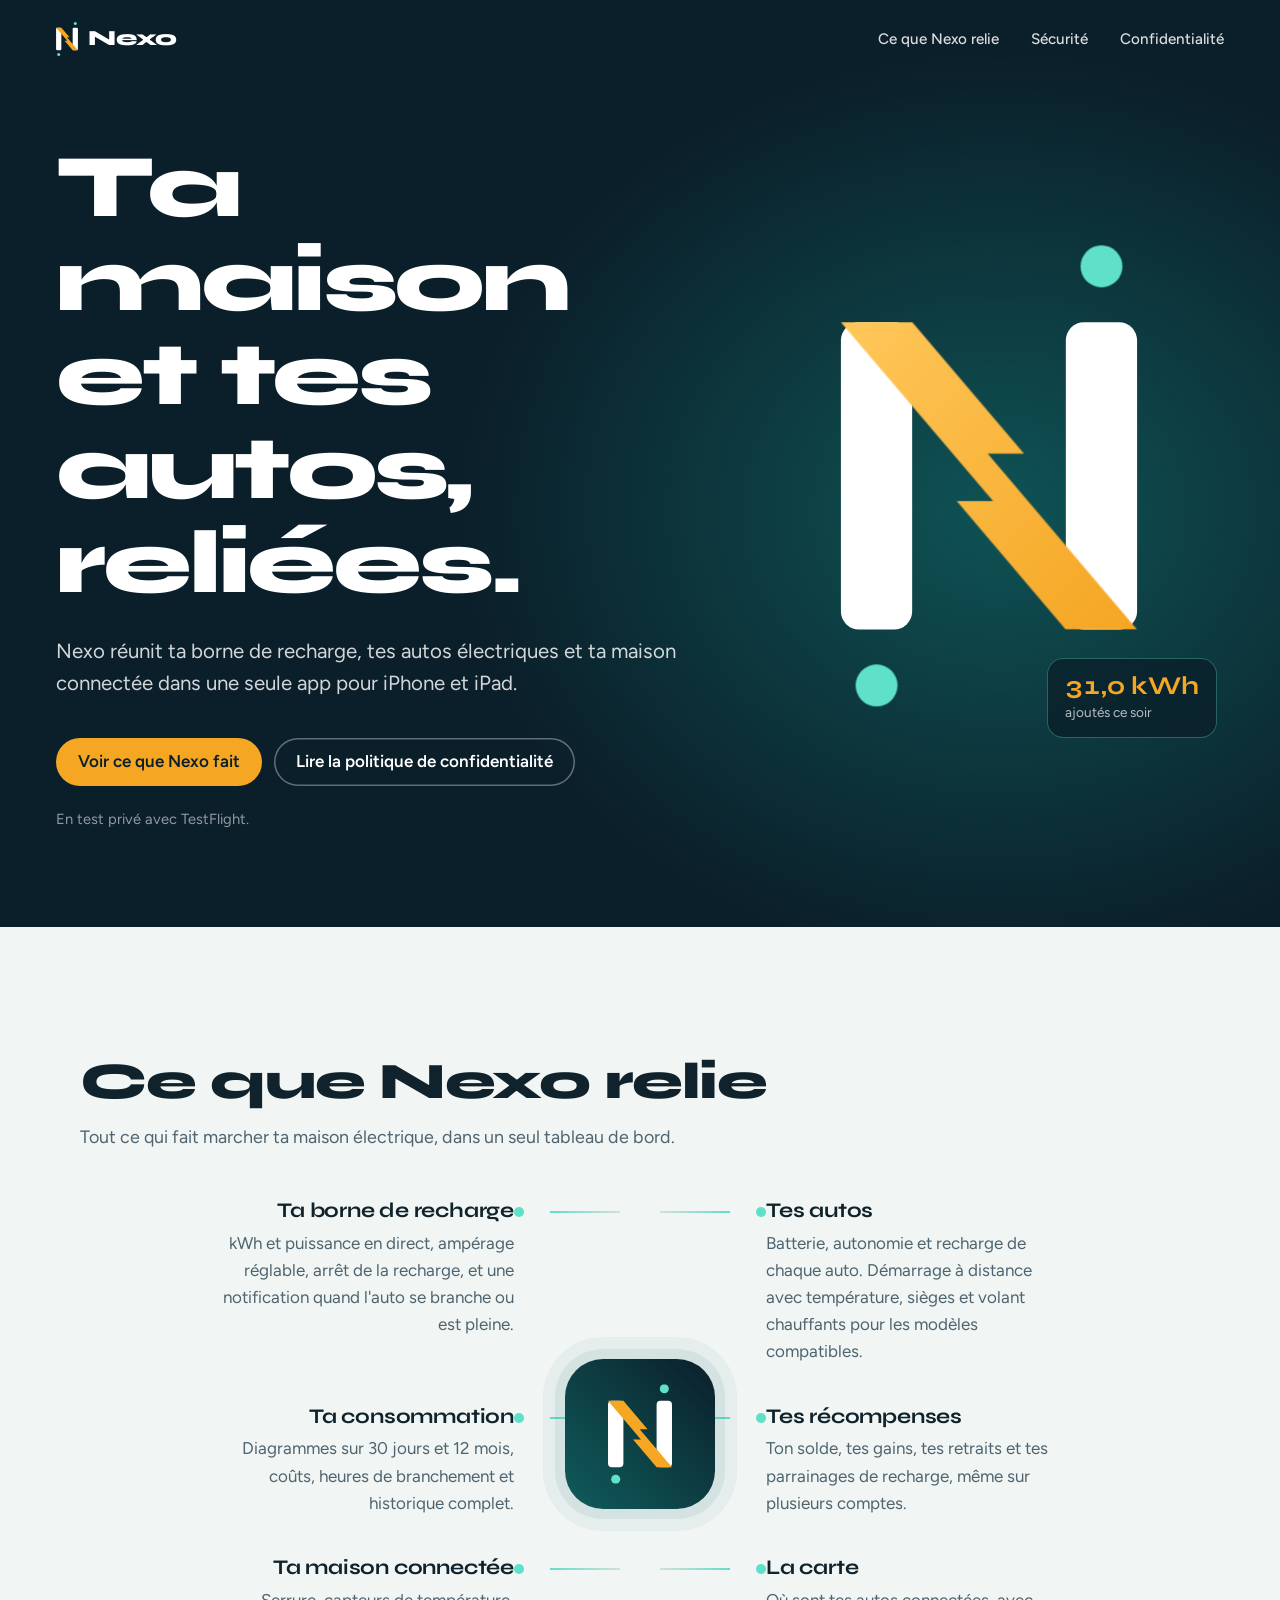
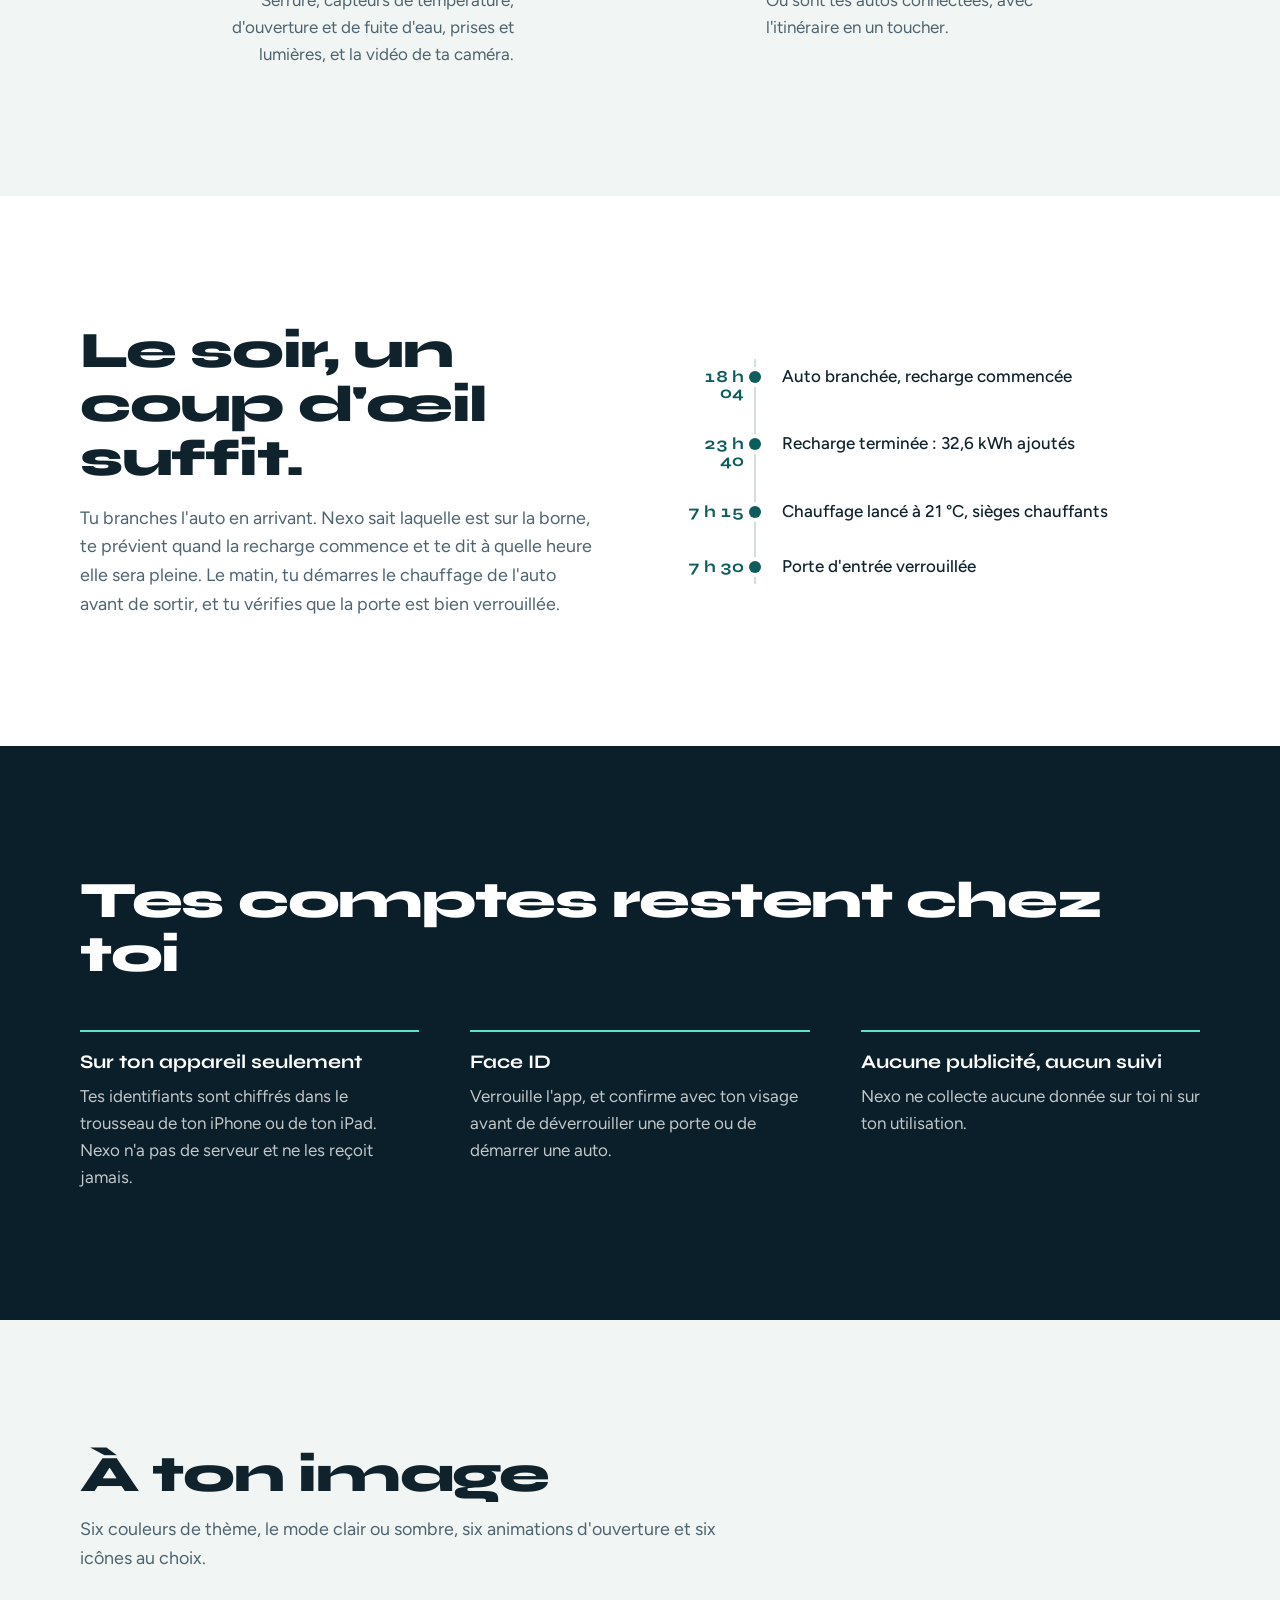
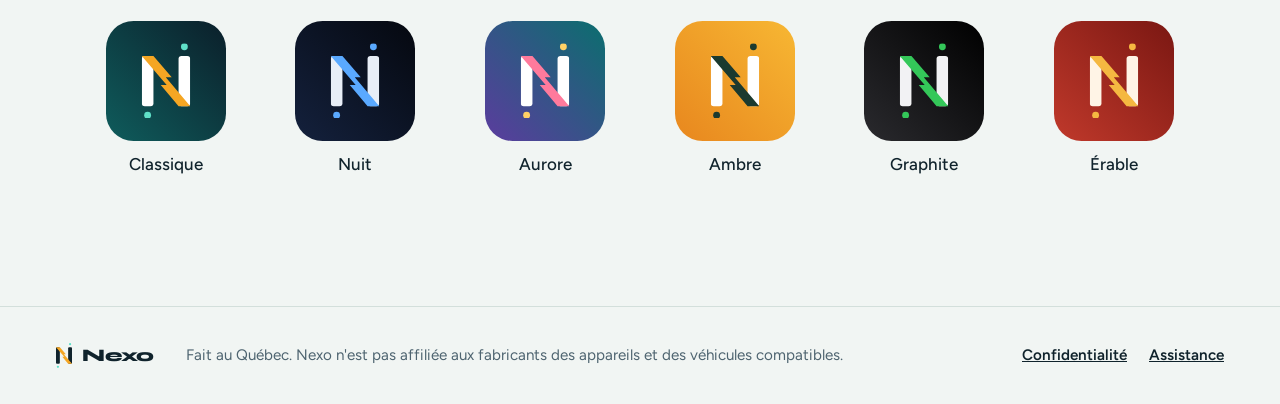
<file: index.html>
<!doctype html>
<html lang="fr-CA">
<head>
<meta charset="utf-8">
<meta name="viewport" content="width=device-width, initial-scale=1">
<title>Nexo — ta maison et tes autos, reliées</title>
<meta name="description" content="Nexo réunit ta borne de recharge, tes autos électriques et ta maison connectée dans une seule app pour iPhone et iPad.">
<meta name="theme-color" content="#0B1F2A">
<link rel="icon" href="logo.svg" type="image/svg+xml">
<link rel="preconnect" href="https://fonts.googleapis.com">
<link rel="preconnect" href="https://fonts.gstatic.com" crossorigin>
<link href="https://fonts.googleapis.com/css2?family=Syne:wght@600;700;800&family=Figtree:wght@400;500;600&display=swap" rel="stylesheet">
<link rel="stylesheet" href="style.css">
</head>
<body>

<header class="top">
  <a class="brand" href="./" aria-label="Nexo, accueil">
    <svg class="mark" viewBox="0 0 424 660" aria-hidden="true"><use href="#nexo-mark"/></svg>
    <span>Nexo</span>
  </a>
  <nav aria-label="Navigation principale">
    <a href="#relie">Ce que Nexo relie</a>
    <a href="#securite">Sécurité</a>
    <a href="confidentialite.html">Confidentialité</a>
  </nav>
</header>

<main>
  <!-- Héros : le logo se « recharge » une fois à l'ouverture -->
  <section class="hero">
    <div class="hero-text">
      <h1>Ta maison et tes autos, reliées.</h1>
      <p class="lede">Nexo réunit ta borne de recharge, tes autos électriques et ta maison connectée dans une seule app pour iPhone et iPad.</p>
      <div class="hero-actions">
        <a class="button primary" href="#relie">Voir ce que Nexo fait</a>
        <a class="button ghost" href="confidentialite.html">Lire la politique de confidentialité</a>
      </div>
      <p class="note">En test privé avec TestFlight.</p>
    </div>

    <div class="hero-visual" aria-hidden="true">
      <svg class="charge-mark" viewBox="240 150 544 740">
        <defs>
          <linearGradient id="fill" x1="0" y1="0" x2="1" y2="1">
            <stop offset="0" stop-color="#FFC75A"/>
            <stop offset="1" stop-color="#F5A623"/>
          </linearGradient>
          <clipPath id="bolt-clip">
            <polygon points="300,292 402,292 562,480 510,480 724,732 622,732 466,548 518,548"/>
          </clipPath>
        </defs>
        <rect x="300" y="292" width="102" height="440" rx="26" class="bar"/>
        <rect x="622" y="292" width="102" height="440" rx="26" class="bar"/>
        <polygon class="bolt-empty" points="300,292 402,292 562,480 510,480 724,732 622,732 466,548 518,548"/>
        <g clip-path="url(#bolt-clip)">
          <rect class="bolt-fill" x="300" y="292" width="424" height="440" fill="url(#fill)"/>
        </g>
        <circle class="dot dot-a" cx="351" cy="812" r="30"/>
        <circle class="dot dot-b" cx="673" cy="212" r="30"/>
      </svg>
      <div class="readout">
        <span class="readout-value"><span id="kwh">0,0</span> kWh</span>
        <span class="readout-label">ajoutés ce soir</span>
      </div>
    </div>
  </section>

  <!-- Ce que Nexo relie : un schéma, pas une grille de cartes -->
  <section class="links" id="relie">
    <div class="section-head">
      <h2>Ce que Nexo relie</h2>
      <p>Tout ce qui fait marcher ta maison électrique, dans un seul tableau de bord.</p>
    </div>

    <div class="network">
      <div class="hub" aria-hidden="true">
        <svg viewBox="0 0 424 660"><use href="#nexo-mark"/></svg>
      </div>
      <ul class="nodes">
        <li class="node n1">
          <h3>Ta borne de recharge</h3>
          <p>kWh et puissance en direct, ampérage réglable, arrêt de la recharge, et une notification quand l'auto se branche ou est pleine.</p>
        </li>
        <li class="node n2">
          <h3>Tes autos</h3>
          <p>Batterie, autonomie et recharge de chaque auto. Démarrage à distance avec température, sièges et volant chauffants pour les modèles compatibles.</p>
        </li>
        <li class="node n3">
          <h3>Ta consommation</h3>
          <p>Diagrammes sur 30 jours et 12 mois, coûts, heures de branchement et historique complet.</p>
        </li>
        <li class="node n4">
          <h3>Tes récompenses</h3>
          <p>Ton solde, tes gains, tes retraits et tes parrainages de recharge, même sur plusieurs comptes.</p>
        </li>
        <li class="node n5">
          <h3>Ta maison connectée</h3>
          <p>Serrure, capteurs de température, d'ouverture et de fuite d'eau, prises et lumières, et la vidéo de ta caméra.</p>
        </li>
        <li class="node n6">
          <h3>La carte</h3>
          <p>Où sont tes autos connectées, avec l'itinéraire en un toucher.</p>
        </li>
      </ul>
    </div>
  </section>

  <!-- Un moment de la vie réelle -->
  <section class="story">
    <div class="story-text">
      <h2>Le soir, un coup d'œil suffit.</h2>
      <p>Tu branches l'auto en arrivant. Nexo sait laquelle est sur la borne, te prévient quand la recharge commence et te dit à quelle heure elle sera pleine. Le matin, tu démarres le chauffage de l'auto avant de sortir, et tu vérifies que la porte est bien verrouillée.</p>
    </div>
    <ol class="timeline">
      <li><time>18 h 04</time><span>Auto branchée, recharge commencée</span></li>
      <li><time>23 h 40</time><span>Recharge terminée : 32,6 kWh ajoutés</span></li>
      <li><time>7 h 15</time><span>Chauffage lancé à 21 °C, sièges chauffants</span></li>
      <li><time>7 h 30</time><span>Porte d'entrée verrouillée</span></li>
    </ol>
  </section>

  <!-- Sécurité -->
  <section class="security" id="securite">
    <div class="section-head">
      <h2>Tes comptes restent chez toi</h2>
    </div>
    <dl class="facts">
      <div>
        <dt>Sur ton appareil seulement</dt>
        <dd>Tes identifiants sont chiffrés dans le trousseau de ton iPhone ou de ton iPad. Nexo n'a pas de serveur et ne les reçoit jamais.</dd>
      </div>
      <div>
        <dt>Face ID</dt>
        <dd>Verrouille l'app, et confirme avec ton visage avant de déverrouiller une porte ou de démarrer une auto.</dd>
      </div>
      <div>
        <dt>Aucune publicité, aucun suivi</dt>
        <dd>Nexo ne collecte aucune donnée sur toi ni sur ton utilisation.</dd>
      </div>
    </dl>
  </section>

  <!-- À ton image -->
  <section class="yours">
    <div class="section-head">
      <h2>À ton image</h2>
      <p>Six couleurs de thème, le mode clair ou sombre, six animations d'ouverture et six icônes au choix.</p>
    </div>
    <div class="swatches" role="list" aria-label="Icônes au choix">
      <div class="swatch" role="listitem" style="--a:#0F5C5C;--b:#0B1F2A;--bolt:#F5A623;--bars:#fff;--dots:#5FE0C8"><svg viewBox="0 0 424 660" aria-hidden="true"><use href="#nexo-mark"/></svg><span>Classique</span></div>
      <div class="swatch" role="listitem" style="--a:#14213D;--b:#05080F;--bolt:#5AA9FF;--bars:#E8EEF7;--dots:#5AA9FF"><svg viewBox="0 0 424 660" aria-hidden="true"><use href="#nexo-mark"/></svg><span>Nuit</span></div>
      <div class="swatch" role="listitem" style="--a:#5B3C9E;--b:#0B6E6E;--bolt:#FF7A9C;--bars:#fff;--dots:#FFD166"><svg viewBox="0 0 424 660" aria-hidden="true"><use href="#nexo-mark"/></svg><span>Aurore</span></div>
      <div class="swatch" role="listitem" style="--a:#E8871E;--b:#F7B733;--bolt:#1B3A2F;--bars:#fff;--dots:#1B3A2F"><svg viewBox="0 0 424 660" aria-hidden="true"><use href="#nexo-mark"/></svg><span>Ambre</span></div>
      <div class="swatch" role="listitem" style="--a:#2A2A2E;--b:#000;--bolt:#34C759;--bars:#F2F2F4;--dots:#34C759"><svg viewBox="0 0 424 660" aria-hidden="true"><use href="#nexo-mark"/></svg><span>Graphite</span></div>
      <div class="swatch" role="listitem" style="--a:#C0392B;--b:#7A1712;--bolt:#F5B841;--bars:#FFF4E6;--dots:#F5B841"><svg viewBox="0 0 424 660" aria-hidden="true"><use href="#nexo-mark"/></svg><span>Érable</span></div>
    </div>
  </section>
</main>

<footer class="bottom">
  <div class="brand small">
    <svg class="mark" viewBox="0 0 424 660" aria-hidden="true"><use href="#nexo-mark"/></svg>
    <span>Nexo</span>
  </div>
  <p>Fait au Québec. Nexo n'est pas affiliée aux fabricants des appareils et des véhicules compatibles.</p>
  <nav aria-label="Liens de bas de page">
    <a href="confidentialite.html">Confidentialité</a>
    <a href="https://github.com/asmqc/Nexo">Assistance</a>
  </nav>
</footer>

<!-- Le logo Nexo, dessiné une seule fois -->
<svg width="0" height="0" style="position:absolute" aria-hidden="true">
  <symbol id="nexo-mark" viewBox="300 182 424 660">
    <rect x="300" y="292" width="102" height="440" rx="26" fill="var(--bars, #fff)"/>
    <rect x="622" y="292" width="102" height="440" rx="26" fill="var(--bars, #fff)"/>
    <polygon points="300,292 402,292 562,480 510,480 724,732 622,732 466,548 518,548" fill="var(--bolt, #F5A623)"/>
    <circle cx="351" cy="812" r="30" fill="var(--dots, #5FE0C8)"/>
    <circle cx="673" cy="212" r="30" fill="var(--dots, #5FE0C8)"/>
  </symbol>
</svg>

<script>
  // Compteur du héros : monte une seule fois avec la « recharge » du logo
  (function () {
    const out = document.getElementById('kwh');
    const target = 32.6;
    const reduce = window.matchMedia('(prefers-reduced-motion: reduce)').matches;
    const fmt = v => v.toFixed(1).replace('.', ',');
    if (reduce) { out.textContent = fmt(target); return; }
    const start = performance.now() + 500, duration = 2200;
    function tick(now) {
      const t = Math.min(Math.max((now - start) / duration, 0), 1);
      const eased = 1 - Math.pow(1 - t, 3);
      out.textContent = fmt(target * eased);
      if (t < 1) requestAnimationFrame(tick);
    }
    requestAnimationFrame(tick);
  })();
</script>
</body>
</html>
</file>
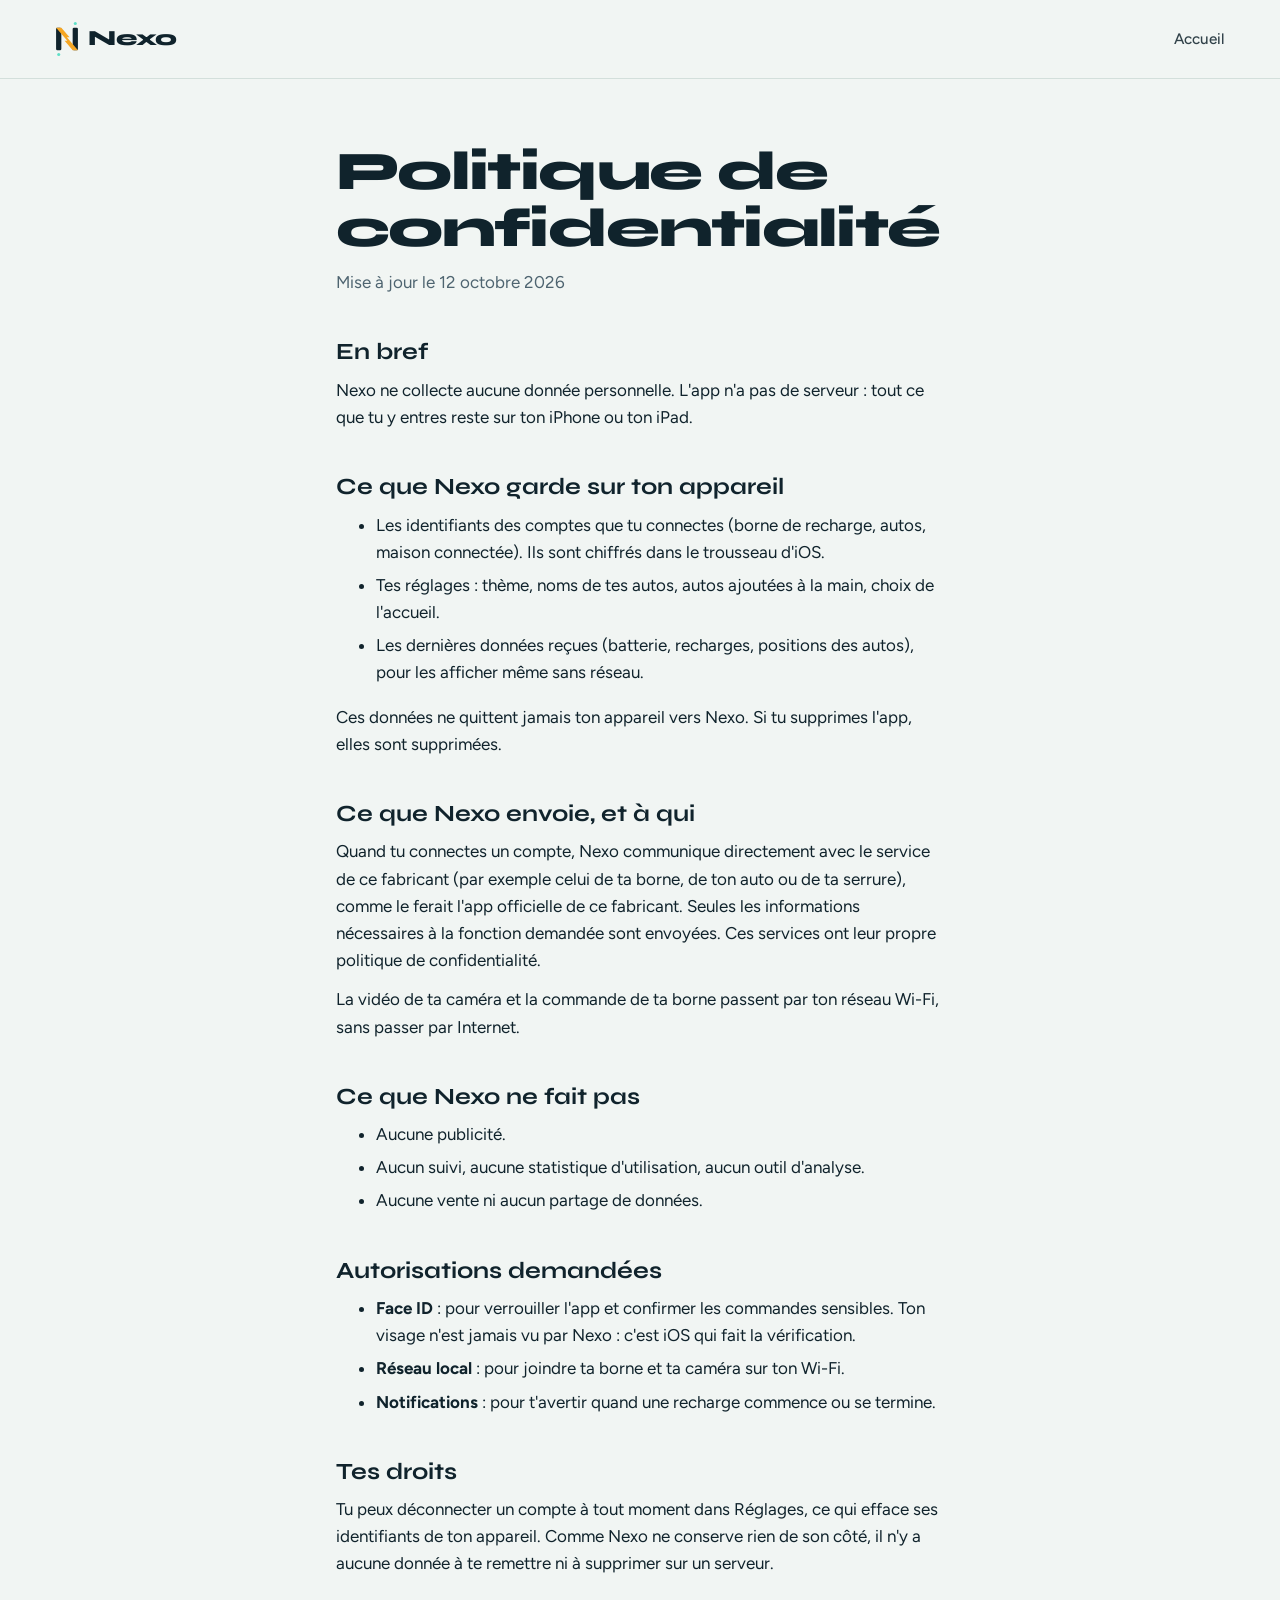
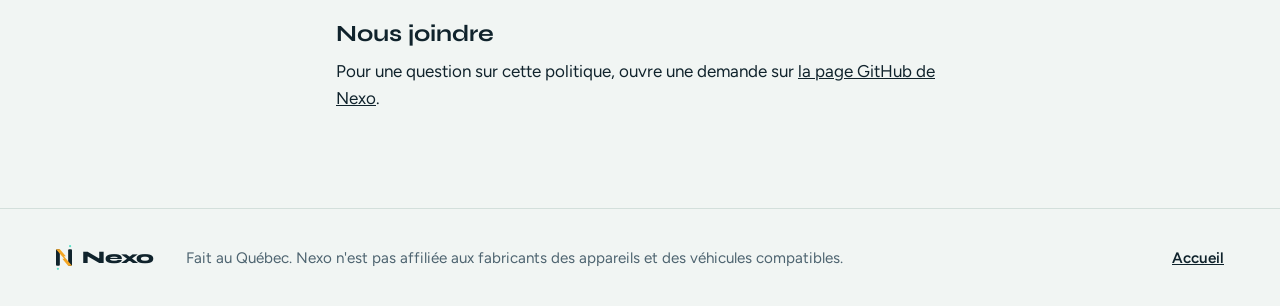
<file: confidentialite.html>
<!doctype html>
<html lang="fr-CA">
<head>
<meta charset="utf-8">
<meta name="viewport" content="width=device-width, initial-scale=1">
<title>Confidentialité — Nexo</title>
<meta name="description" content="Politique de confidentialité de l'app Nexo.">
<meta name="theme-color" content="#F1F5F3">
<link rel="icon" href="logo.svg" type="image/svg+xml">
<link rel="preconnect" href="https://fonts.googleapis.com">
<link rel="preconnect" href="https://fonts.gstatic.com" crossorigin>
<link href="https://fonts.googleapis.com/css2?family=Syne:wght@600;700;800&family=Figtree:wght@400;500;600&display=swap" rel="stylesheet">
<link rel="stylesheet" href="style.css">
</head>
<body class="doc-page">

<header class="top dark">
  <a class="brand" href="./" aria-label="Nexo, accueil">
    <svg class="mark" viewBox="0 0 424 660" aria-hidden="true"><use href="#nexo-mark"/></svg>
    <span>Nexo</span>
  </a>
  <nav aria-label="Navigation principale">
    <a href="./">Accueil</a>
  </nav>
</header>

<main class="doc">
  <h1>Politique de confidentialité</h1>
  <p class="updated">Mise à jour le 12 octobre 2026</p>

  <h2>En bref</h2>
  <p>Nexo ne collecte aucune donnée personnelle. L'app n'a pas de serveur : tout ce que tu y entres reste sur ton iPhone ou ton iPad.</p>

  <h2>Ce que Nexo garde sur ton appareil</h2>
  <ul>
    <li>Les identifiants des comptes que tu connectes (borne de recharge, autos, maison connectée). Ils sont chiffrés dans le trousseau d'iOS.</li>
    <li>Tes réglages : thème, noms de tes autos, autos ajoutées à la main, choix de l'accueil.</li>
    <li>Les dernières données reçues (batterie, recharges, positions des autos), pour les afficher même sans réseau.</li>
  </ul>
  <p>Ces données ne quittent jamais ton appareil vers Nexo. Si tu supprimes l'app, elles sont supprimées.</p>

  <h2>Ce que Nexo envoie, et à qui</h2>
  <p>Quand tu connectes un compte, Nexo communique directement avec le service de ce fabricant (par exemple celui de ta borne, de ton auto ou de ta serrure), comme le ferait l'app officielle de ce fabricant. Seules les informations nécessaires à la fonction demandée sont envoyées. Ces services ont leur propre politique de confidentialité.</p>
  <p>La vidéo de ta caméra et la commande de ta borne passent par ton réseau Wi-Fi, sans passer par Internet.</p>

  <h2>Ce que Nexo ne fait pas</h2>
  <ul>
    <li>Aucune publicité.</li>
    <li>Aucun suivi, aucune statistique d'utilisation, aucun outil d'analyse.</li>
    <li>Aucune vente ni aucun partage de données.</li>
  </ul>

  <h2>Autorisations demandées</h2>
  <ul>
    <li><strong>Face ID</strong> : pour verrouiller l'app et confirmer les commandes sensibles. Ton visage n'est jamais vu par Nexo : c'est iOS qui fait la vérification.</li>
    <li><strong>Réseau local</strong> : pour joindre ta borne et ta caméra sur ton Wi-Fi.</li>
    <li><strong>Notifications</strong> : pour t'avertir quand une recharge commence ou se termine.</li>
  </ul>

  <h2>Tes droits</h2>
  <p>Tu peux déconnecter un compte à tout moment dans Réglages, ce qui efface ses identifiants de ton appareil. Comme Nexo ne conserve rien de son côté, il n'y a aucune donnée à te remettre ni à supprimer sur un serveur.</p>

  <h2>Nous joindre</h2>
  <p>Pour une question sur cette politique, ouvre une demande sur <a href="https://github.com/asmqc/Nexo/issues">la page GitHub de Nexo</a>.</p>
</main>

<footer class="bottom">
  <div class="brand small">
    <svg class="mark" viewBox="0 0 424 660" aria-hidden="true"><use href="#nexo-mark"/></svg>
    <span>Nexo</span>
  </div>
  <p>Fait au Québec. Nexo n'est pas affiliée aux fabricants des appareils et des véhicules compatibles.</p>
  <nav aria-label="Liens de bas de page">
    <a href="./">Accueil</a>
  </nav>
</footer>

<svg width="0" height="0" style="position:absolute" aria-hidden="true">
  <symbol id="nexo-mark" viewBox="300 182 424 660">
    <rect x="300" y="292" width="102" height="440" rx="26" fill="var(--bars, #fff)"/>
    <rect x="622" y="292" width="102" height="440" rx="26" fill="var(--bars, #fff)"/>
    <polygon points="300,292 402,292 562,480 510,480 724,732 622,732 466,548 518,548" fill="var(--bolt, #F5A623)"/>
    <circle cx="351" cy="812" r="30" fill="var(--dots, #5FE0C8)"/>
    <circle cx="673" cy="212" r="30" fill="var(--dots, #5FE0C8)"/>
  </symbol>
</svg>
</body>
</html>
</file>
<file: style.css>
/* ============================================================
   Nexo — site web
   Couleurs tirées du logo : nuit, sarcelle, éclair, points mint
   ============================================================ */

:root {
  --night: #0B1F2A;
  --teal: #0F5C5C;
  --amber: #F5A623;
  --mint: #5FE0C8;
  --paper: #F1F5F3;
  --ink: #10232C;
  --muted: #4E6470;
  --line: #D3DFDB;

  --display: "Syne", "Avenir Next", system-ui, sans-serif;
  --body: "Figtree", "Avenir Next", system-ui, sans-serif;

  --wrap: 1120px;
  --gutter: clamp(20px, 5vw, 56px);
}

* { box-sizing: border-box; }

html { scroll-behavior: smooth; }
@media (prefers-reduced-motion: reduce) { html { scroll-behavior: auto; } }

body {
  margin: 0;
  background: var(--paper);
  color: var(--ink);
  font: 400 1.0625rem/1.6 var(--body);
  -webkit-font-smoothing: antialiased;
}

h1, h2, h3 { font-family: var(--display); line-height: 1.05; margin: 0; }
p { margin: 0; }
a { color: inherit; }

:focus-visible {
  outline: 3px solid var(--amber);
  outline-offset: 3px;
  border-radius: 6px;
}

/* ---------- En-tête ---------- */

.top {
  position: absolute;
  inset: 0 0 auto 0;
  z-index: 2;
  display: flex;
  align-items: center;
  justify-content: space-between;
  gap: 24px;
  padding: 22px var(--gutter);
  color: #fff;
}

.brand {
  display: inline-flex;
  align-items: center;
  gap: 10px;
  text-decoration: none;
  font: 800 1.35rem/1 var(--display);
  letter-spacing: -0.01em;
}
.brand .mark { width: 22px; height: 34px; }

.top nav { display: flex; gap: clamp(14px, 3vw, 32px); }
.top nav a {
  text-decoration: none;
  font-weight: 500;
  font-size: 0.95rem;
  opacity: 0.85;
}
.top nav a:hover { opacity: 1; text-decoration: underline; text-underline-offset: 6px; }

@media (max-width: 640px) {
  .top nav a:not(:last-child) { display: none; }
}

/* ---------- Héros ---------- */

.hero {
  position: relative;
  overflow: hidden;
  display: grid;
  grid-template-columns: 1.15fr 0.85fr;
  align-items: center;
  gap: clamp(24px, 5vw, 72px);
  min-height: min(92vh, 860px);
  padding: 140px var(--gutter) 96px;
  color: #fff;
  background:
    radial-gradient(60% 70% at 78% 55%, rgba(15, 92, 92, 0.85), transparent 70%),
    var(--night);
}

.hero-text { max-width: 620px; }

.hero h1 {
  font-size: clamp(2.8rem, 7.2vw, 5.6rem);
  font-weight: 800;
  letter-spacing: -0.035em;
}

.lede {
  margin-top: 26px;
  max-width: 34em;
  font-size: clamp(1.1rem, 1.6vw, 1.3rem);
  line-height: 1.55;
  color: rgba(255, 255, 255, 0.82);
}

.hero-actions { display: flex; flex-wrap: wrap; gap: 12px; margin-top: 38px; }

.button {
  display: inline-flex;
  align-items: center;
  min-height: 48px;
  padding: 0 22px;
  border-radius: 999px;
  font-weight: 600;
  text-decoration: none;
  transition: background-color 0.2s, color 0.2s;
}
.button.primary { background: var(--amber); color: var(--night); }
.button.primary:hover { background: #FFC75A; }
.button.ghost { color: #fff; box-shadow: inset 0 0 0 1.5px rgba(255, 255, 255, 0.35); }
.button.ghost:hover { box-shadow: inset 0 0 0 1.5px #fff; }

.note { margin-top: 22px; font-size: 0.92rem; color: rgba(255, 255, 255, 0.55); }

/* Le logo qui se recharge */
.hero-visual { position: relative; justify-self: center; width: min(100%, 380px); }
.charge-mark { width: 100%; height: auto; overflow: visible; }
.charge-mark .bar { fill: #fff; }
.charge-mark .bolt-empty { fill: rgba(245, 166, 35, 0.16); }
.charge-mark .bolt-fill {
  transform-box: fill-box;
  transform-origin: 0 0;
  animation: charge 2.2s cubic-bezier(.3, .7, .2, 1) 0.5s both;
}
.charge-mark .dot { fill: var(--mint); }
.charge-mark .dot-b { animation: pulse 2.2s ease-out 2.6s 1 both; }

@keyframes charge {
  from { transform: translate(-100%, -100%); }
  to   { transform: translate(0, 0); }
}
@keyframes pulse {
  0%   { r: 30; }
  40%  { r: 44; }
  100% { r: 30; }
}

.readout {
  position: absolute;
  right: -10%;
  bottom: 2%;
  display: grid;
  gap: 2px;
  padding: 14px 18px;
  border-radius: 16px;
  background: rgba(11, 31, 42, 0.78);
  backdrop-filter: blur(10px);
  box-shadow: inset 0 0 0 1px rgba(95, 224, 200, 0.35);
}
.readout-value {
  font: 700 1.6rem/1.1 var(--display);
  font-variant-numeric: tabular-nums;
  color: var(--amber);
}
.readout-label { font-size: 0.85rem; color: rgba(255, 255, 255, 0.7); }

@media (prefers-reduced-motion: reduce) {
  .charge-mark .bolt-fill, .charge-mark .dot-b { animation: none; }
}

@media (max-width: 860px) {
  .hero { grid-template-columns: 1fr; padding-top: 120px; min-height: 0; }
  .hero-visual { width: min(70%, 300px); order: -1; margin-bottom: 8px; }
  .readout { right: -18%; }
}

/* ---------- Sections communes ---------- */

main > section { padding: clamp(72px, 10vw, 128px) var(--gutter); }

.section-head { max-width: var(--wrap); margin: 0 auto 48px; }
.section-head h2 {
  font-size: clamp(2rem, 4.4vw, 3.2rem);
  font-weight: 800;
  letter-spacing: -0.025em;
}
.section-head p { margin-top: 14px; max-width: 38em; color: var(--muted); font-size: 1.12rem; }

/* ---------- Ce que Nexo relie : un schéma de connexions ---------- */

.network {
  position: relative;
  max-width: var(--wrap);
  margin: 0 auto;
  display: grid;
  grid-template-columns: 1fr 180px 1fr;
  align-items: center;
}

.hub {
  grid-column: 2;
  grid-row: 1;
  justify-self: center;
  display: grid;
  place-items: center;
  width: 150px;
  height: 150px;
  border-radius: 38px;
  background: linear-gradient(45deg, var(--teal), var(--night));
  box-shadow: 0 0 0 10px rgba(15, 92, 92, 0.08), 0 0 0 22px rgba(15, 92, 92, 0.05);
  z-index: 1;
}
.hub svg { width: 64px; height: 100px; }

.nodes {
  grid-column: 1 / -1;
  grid-row: 1;
  list-style: none;
  margin: 0;
  padding: 0;
  display: grid;
  grid-template-columns: 1fr 180px 1fr;
  row-gap: 40px;
}

.node { position: relative; max-width: 340px; }
.node h3 { font-size: 1.3rem; font-weight: 700; letter-spacing: -0.01em; }
.node p { margin-top: 8px; color: var(--muted); }

/* colonne gauche alignée vers le centre, colonne droite partant du centre */
.n1, .n3, .n5 { grid-column: 1; justify-self: end; text-align: right; padding-right: 36px; }
.n2, .n4, .n6 { grid-column: 3; justify-self: start; padding-left: 36px; }
.n1, .n2 { grid-row: 1; }
.n3, .n4 { grid-row: 2; }
.n5, .n6 { grid-row: 3; }

/* les fils qui relient chaque élément au logo */
.node::before {
  content: "";
  position: absolute;
  top: 0.65em;
  width: 70px;
  height: 2px;
  background: linear-gradient(90deg, var(--line), var(--mint));
}
.node::after {
  content: "";
  position: absolute;
  top: calc(0.65em - 4px);
  width: 10px;
  height: 10px;
  border-radius: 50%;
  background: var(--mint);
}
.n1::before, .n3::before, .n5::before { right: -70px; background: linear-gradient(90deg, var(--mint), var(--line)); }
.n1::after, .n3::after, .n5::after { right: 26px; }
.n2::before, .n4::before, .n6::before { left: -70px; }
.n2::after, .n4::after, .n6::after { left: 26px; }

@media (max-width: 860px) {
  .network, .nodes { grid-template-columns: 1fr; }
  .hub { grid-column: 1; grid-row: 1; justify-self: start; width: 110px; height: 110px; border-radius: 28px; margin-bottom: 36px; }
  .hub svg { width: 46px; height: 72px; }
  .nodes { grid-row: 2; row-gap: 28px; padding-left: 26px; border-left: 2px solid var(--line); margin-left: 54px; }
  .node, .n1, .n2, .n3, .n4, .n5, .n6 { grid-column: 1; grid-row: auto; justify-self: start; text-align: left; padding: 0; max-width: 34em; }
  .node::before { display: none; }
  .node::after, .n1::after, .n2::after, .n3::after, .n4::after, .n5::after, .n6::after { left: -32px; right: auto; }
}

/* ---------- Un soir, un matin ---------- */

.story {
  background: #fff;
  display: grid;
  grid-template-columns: 1fr 1fr;
  gap: clamp(32px, 6vw, 96px);
  align-items: center;
  padding-inline: max(var(--gutter), calc((100% - var(--wrap)) / 2));
}
.story h2 { font-size: clamp(2rem, 4.4vw, 3.2rem); font-weight: 800; letter-spacing: -0.025em; }
.story-text p { margin-top: 18px; color: var(--muted); font-size: 1.12rem; max-width: 34em; }

.timeline { list-style: none; margin: 0; padding: 0; position: relative; }
.timeline::before {
  content: "";
  position: absolute;
  left: 76px;
  top: 10px;
  bottom: 10px;
  width: 2px;
  background: var(--line);
}
.timeline li {
  position: relative;
  display: grid;
  grid-template-columns: 76px 1fr;
  gap: 28px;
  padding: 14px 0;
  align-items: baseline;
}
.timeline li::after {
  content: "";
  position: absolute;
  left: 71px;
  top: 22px;
  width: 12px;
  height: 12px;
  border-radius: 50%;
  background: var(--teal);
  box-shadow: 0 0 0 4px #fff;
}
.timeline time {
  font: 700 1.05rem/1 var(--display);
  font-variant-numeric: tabular-nums;
  color: var(--teal);
  text-align: right;
  padding-right: 10px;
}
.timeline span { font-weight: 500; }

@media (max-width: 860px) {
  .story { grid-template-columns: 1fr; }
}

/* ---------- Sécurité ---------- */

.security { background: var(--night); color: #fff; }
.security .section-head h2 { color: #fff; }

.facts {
  max-width: var(--wrap);
  margin: 0 auto;
  display: grid;
  grid-template-columns: repeat(3, 1fr);
  gap: clamp(24px, 4vw, 56px);
}
.facts div { border-top: 2px solid var(--mint); padding-top: 18px; }
.facts dt { font: 700 1.2rem/1.2 var(--display); }
.facts dd { margin: 10px 0 0; color: rgba(255, 255, 255, 0.75); }

@media (max-width: 860px) { .facts { grid-template-columns: 1fr; } }

/* ---------- À ton image ---------- */

.swatches {
  max-width: var(--wrap);
  margin: 0 auto;
  display: grid;
  grid-template-columns: repeat(6, 1fr);
  gap: 18px;
}
.swatch { display: grid; justify-items: center; gap: 10px; font-weight: 500; }
.swatch svg {
  width: 100%;
  max-width: 120px;
  aspect-ratio: 1;
  padding: 13%;
  border-radius: 23%;
  background: linear-gradient(45deg, var(--a), var(--b));
}

@media (max-width: 760px) { .swatches { grid-template-columns: repeat(3, 1fr); } }

/* ---------- Pied de page ---------- */

.bottom {
  display: flex;
  flex-wrap: wrap;
  align-items: center;
  justify-content: space-between;
  gap: 18px 32px;
  padding: 36px var(--gutter);
  border-top: 1px solid var(--line);
  color: var(--muted);
  font-size: 0.95rem;
}
.bottom .brand { color: var(--ink); font-size: 1.1rem; }
.bottom .brand .mark { --bars: var(--ink); width: 16px; height: 25px; }
.bottom p { flex: 1 1 320px; }
.bottom nav { display: flex; gap: 22px; }
.bottom nav a { color: var(--ink); font-weight: 600; }

/* ---------- Page de confidentialité ---------- */

.doc {
  max-width: 720px;
  margin: 0 auto;
  padding: 140px var(--gutter) 96px;
}
.doc h1 { font-size: clamp(2.2rem, 5vw, 3.4rem); font-weight: 800; letter-spacing: -0.03em; }
.doc .updated { margin-top: 12px; color: var(--muted); }
.doc h2 { margin-top: 44px; font-size: 1.45rem; font-weight: 700; }
.doc p, .doc ul { margin-top: 12px; }
.doc li { margin-top: 6px; }
.top.dark { position: static; color: var(--ink); border-bottom: 1px solid var(--line); }
.top.dark .brand .mark { --bars: var(--ink); }
.doc-page .doc { padding-top: 64px; }
</file>
